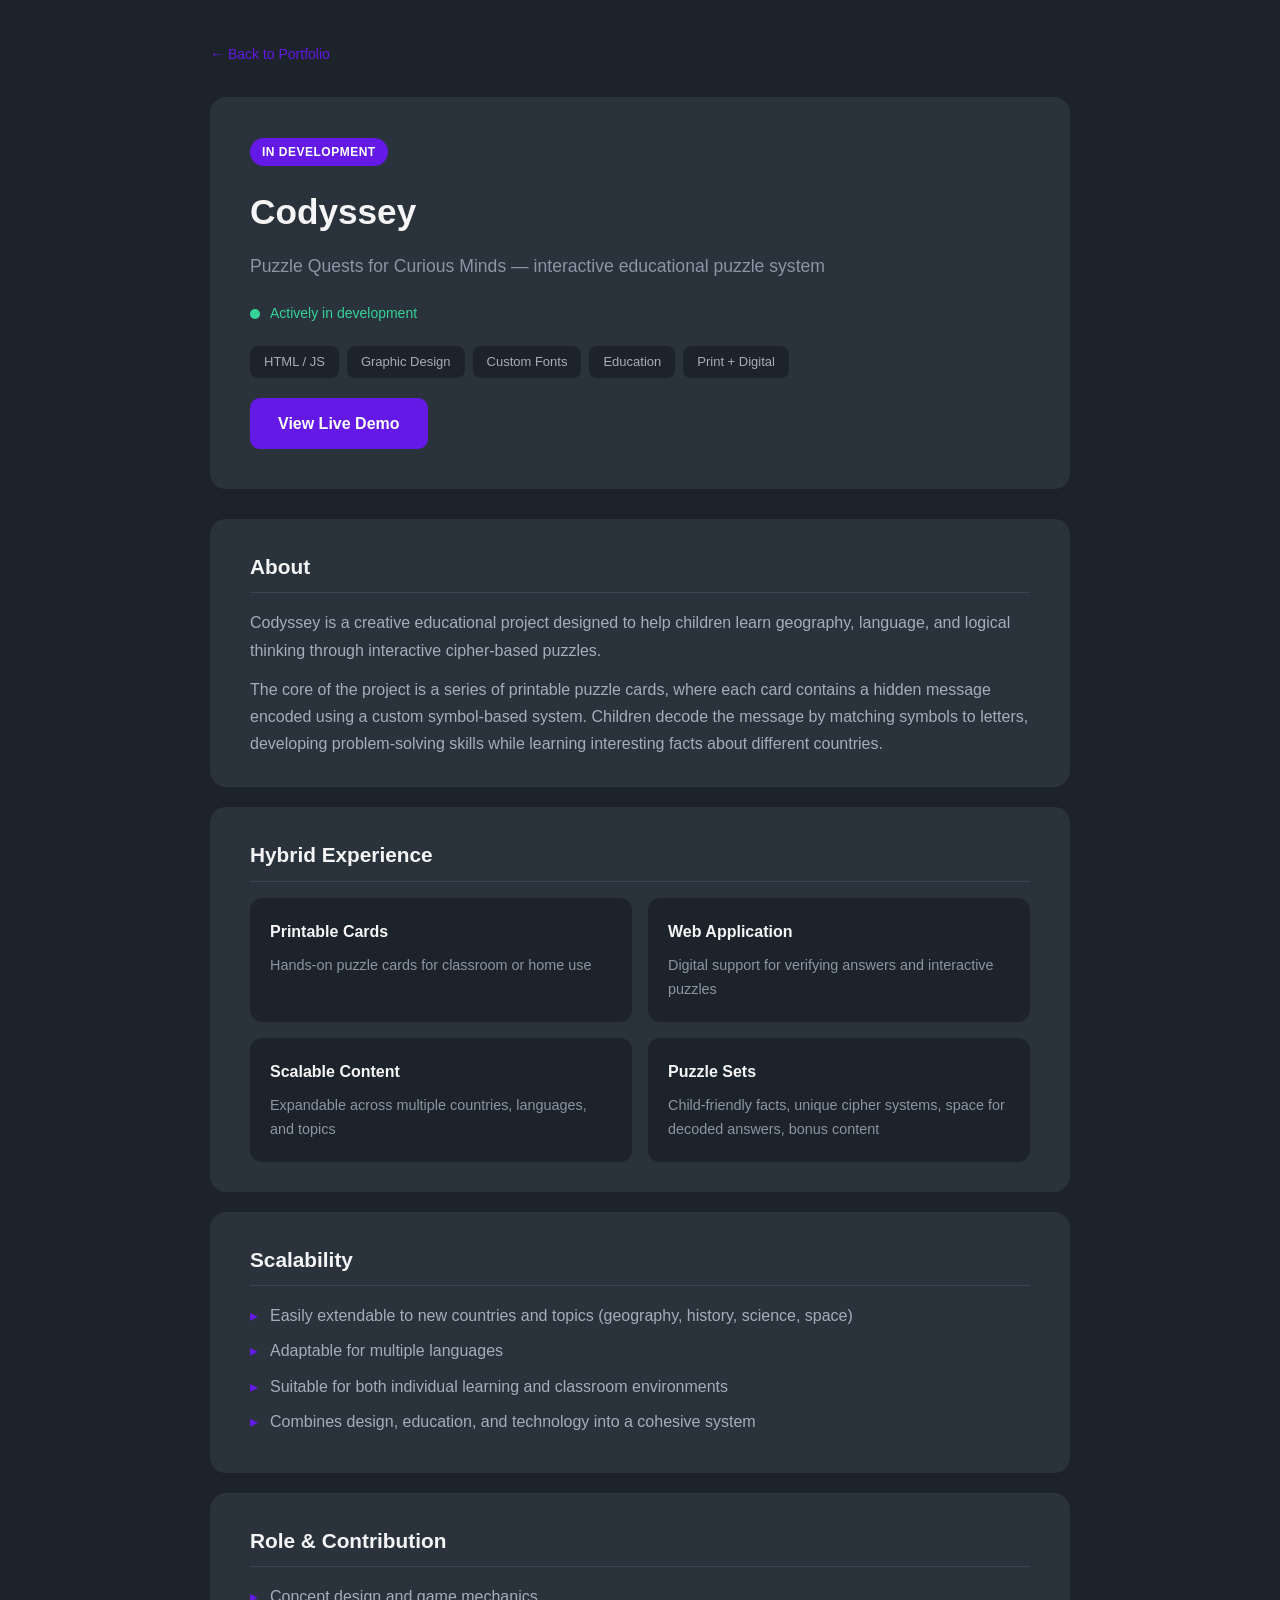
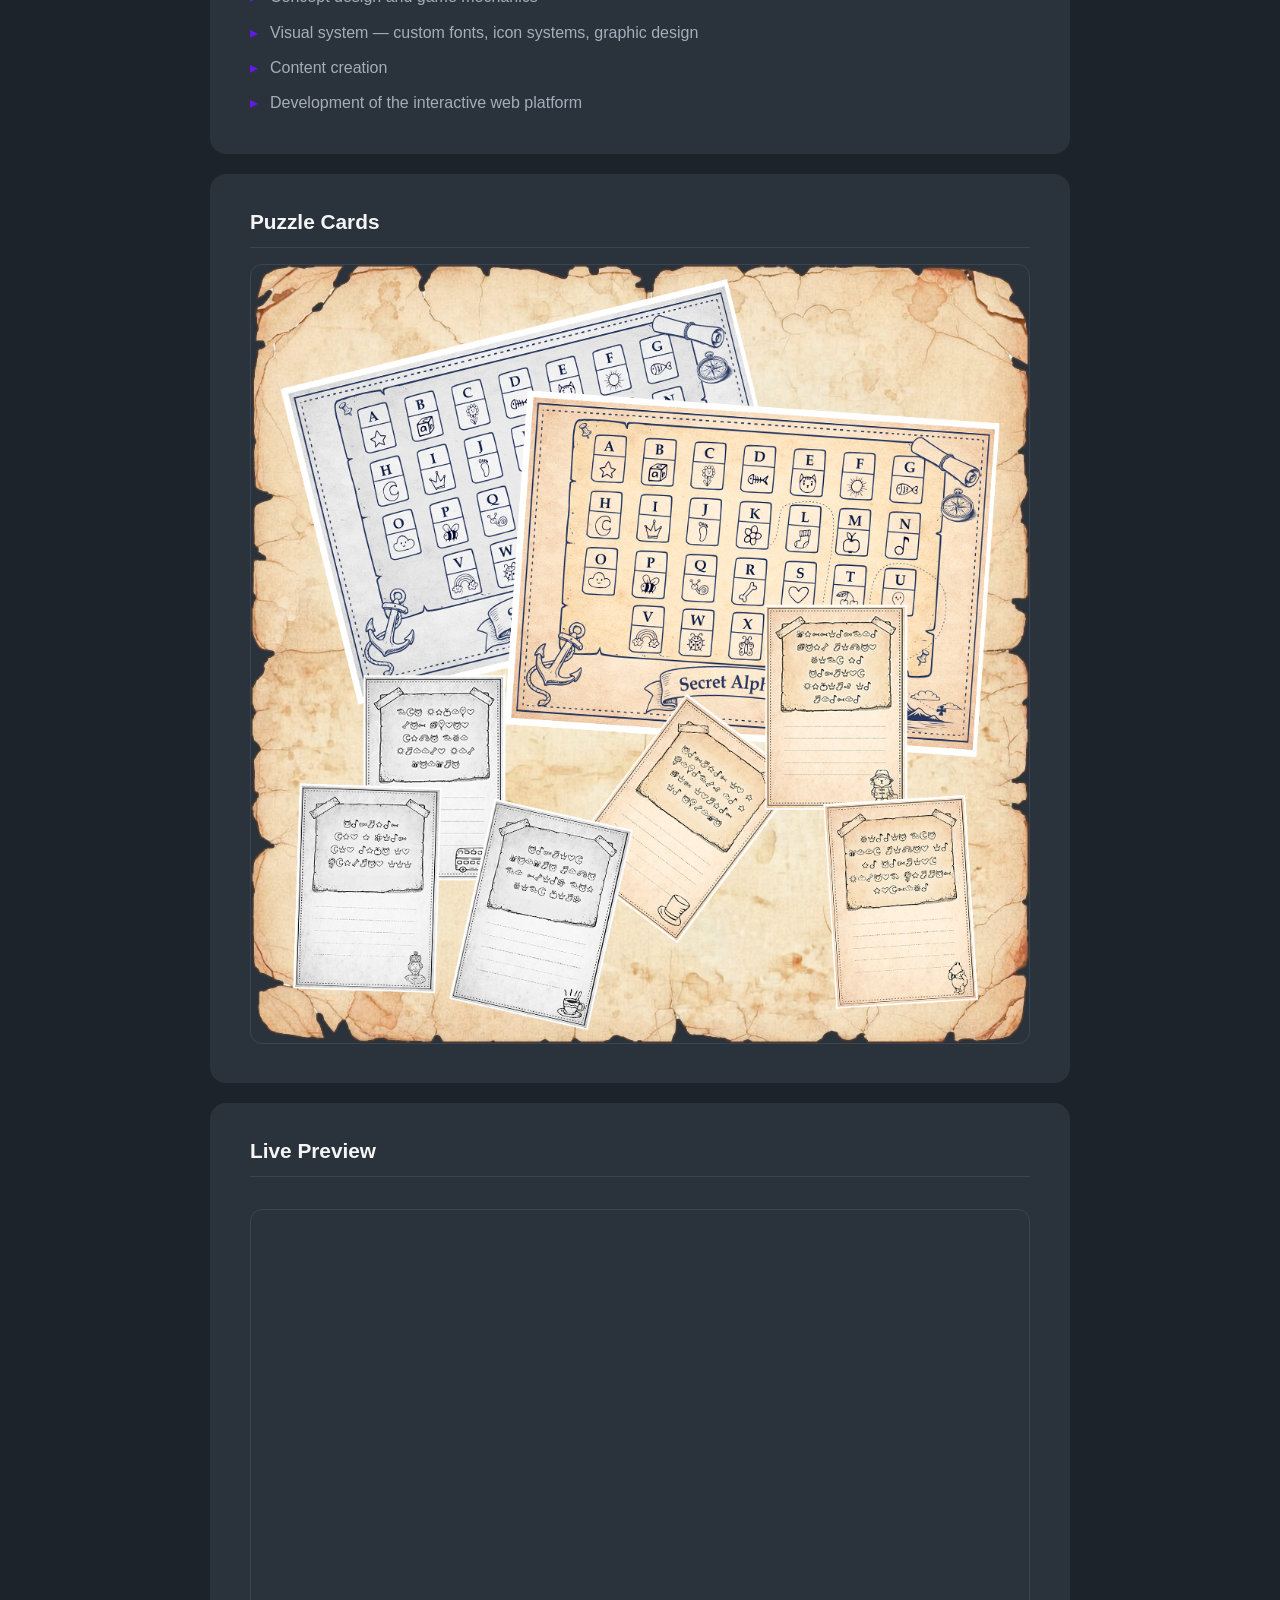
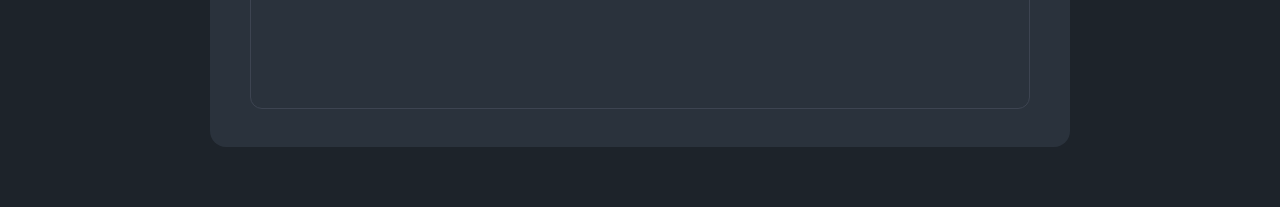
<file: projects/codyssey/index.html>
<!DOCTYPE html>
<html lang="en" data-theme="dark">
<head>
  <meta charset="UTF-8">
  <meta name="viewport" content="width=device-width, initial-scale=1.0">
  <title>Codyssey — Lasha Kandelaki</title>
  <style>
    * { margin: 0; padding: 0; box-sizing: border-box; }

    body {
      font-family: -apple-system, BlinkMacSystemFont, 'Segoe UI', Roboto, sans-serif;
      background: #1d232a;
      color: #a6adba;
      line-height: 1.7;
    }

    .container {
      max-width: 900px;
      margin: 0 auto;
      padding: 40px 20px;
    }

    .back-link {
      display: inline-block;
      color: #6419e6;
      text-decoration: none;
      margin-bottom: 30px;
      font-size: 14px;
      transition: color 0.2s;
    }
    .back-link:hover { color: #7c3aed; }

    .hero {
      background: #2a323c;
      border-radius: 16px;
      padding: 40px;
      margin-bottom: 30px;
    }

    .badge {
      display: inline-block;
      background: #6419e6;
      color: #fff;
      font-size: 12px;
      font-weight: 600;
      padding: 4px 12px;
      border-radius: 20px;
      margin-bottom: 16px;
      text-transform: uppercase;
      letter-spacing: 0.5px;
    }

    h1 {
      color: #f5f5f5;
      font-size: 2.2em;
      margin-bottom: 10px;
    }

    .subtitle {
      font-size: 1.1em;
      color: #8b95a5;
      margin-bottom: 20px;
    }

    .tags {
      display: flex;
      flex-wrap: wrap;
      gap: 8px;
      margin-top: 20px;
    }

    .tag {
      background: #1d232a;
      color: #a6adba;
      padding: 5px 14px;
      border-radius: 8px;
      font-size: 13px;
    }

    .section {
      background: #2a323c;
      border-radius: 16px;
      padding: 30px 40px;
      margin-bottom: 20px;
    }

    h2 {
      color: #f5f5f5;
      font-size: 1.3em;
      margin-bottom: 16px;
      padding-bottom: 8px;
      border-bottom: 1px solid #3d4451;
    }

    ul {
      list-style: none;
      padding: 0;
    }

    ul li {
      position: relative;
      padding-left: 20px;
      margin-bottom: 8px;
    }

    ul li::before {
      content: '▸';
      position: absolute;
      left: 0;
      color: #6419e6;
    }

    .features-grid {
      display: grid;
      grid-template-columns: 1fr 1fr;
      gap: 16px;
    }

    .feature-card {
      background: #1d232a;
      border-radius: 12px;
      padding: 20px;
    }

    .feature-card h3 {
      color: #f5f5f5;
      font-size: 1em;
      margin-bottom: 8px;
    }

    .feature-card p {
      font-size: 0.9em;
      color: #8b95a5;
    }

    .status-bar {
      display: flex;
      align-items: center;
      gap: 10px;
      margin-top: 16px;
    }

    .status-dot {
      width: 10px;
      height: 10px;
      background: #36d399;
      border-radius: 50%;
      animation: pulse 2s infinite;
    }

    @keyframes pulse {
      0%, 100% { opacity: 1; }
      50% { opacity: 0.5; }
    }

    .status-text {
      color: #36d399;
      font-size: 14px;
      font-weight: 500;
    }

    .live-link {
      display: inline-block;
      background: #6419e6;
      color: #fff;
      text-decoration: none;
      padding: 12px 28px;
      border-radius: 10px;
      font-weight: 600;
      margin-top: 20px;
      transition: background 0.2s;
    }
    .live-link:hover { background: #7c3aed; }

    .preview-frame {
      width: 100%;
      height: 500px;
      border: 1px solid #3d4451;
      border-radius: 12px;
      margin-top: 16px;
    }

    @media (max-width: 640px) {
      .hero { padding: 24px; }
      .section { padding: 20px 24px; }
      h1 { font-size: 1.6em; }
      .features-grid { grid-template-columns: 1fr; }
      .preview-frame { height: 350px; }
    }
  </style>
</head>
<body>
  <div class="container">
    <a href="/portfolio/" class="back-link">&larr; Back to Portfolio</a>

    <div class="hero">
      <span class="badge">In Development</span>
      <h1>Codyssey</h1>
      <p class="subtitle">Puzzle Quests for Curious Minds — interactive educational puzzle system</p>
      <div class="status-bar">
        <span class="status-dot"></span>
        <span class="status-text">Actively in development</span>
      </div>
      <div class="tags">
        <span class="tag">HTML / JS</span>
        <span class="tag">Graphic Design</span>
        <span class="tag">Custom Fonts</span>
        <span class="tag">Education</span>
        <span class="tag">Print + Digital</span>
      </div>
      <a href="https://kandelucky.github.io/Codyssey_test/" target="_blank" class="live-link">View Live Demo</a>
    </div>

    <div class="section">
      <h2>About</h2>
      <p>
        Codyssey is a creative educational project designed to help children learn geography, language,
        and logical thinking through interactive cipher-based puzzles.
      </p>
      <p style="margin-top: 12px;">
        The core of the project is a series of printable puzzle cards, where each card contains a hidden
        message encoded using a custom symbol-based system. Children decode the message by matching symbols
        to letters, developing problem-solving skills while learning interesting facts about different countries.
      </p>
    </div>

    <div class="section">
      <h2>Hybrid Experience</h2>
      <div class="features-grid">
        <div class="feature-card">
          <h3>Printable Cards</h3>
          <p>Hands-on puzzle cards for classroom or home use</p>
        </div>
        <div class="feature-card">
          <h3>Web Application</h3>
          <p>Digital support for verifying answers and interactive puzzles</p>
        </div>
        <div class="feature-card">
          <h3>Scalable Content</h3>
          <p>Expandable across multiple countries, languages, and topics</p>
        </div>
        <div class="feature-card">
          <h3>Puzzle Sets</h3>
          <p>Child-friendly facts, unique cipher systems, space for decoded answers, bonus content</p>
        </div>
      </div>
    </div>

    <div class="section">
      <h2>Scalability</h2>
      <ul>
        <li>Easily extendable to new countries and topics (geography, history, science, space)</li>
        <li>Adaptable for multiple languages</li>
        <li>Suitable for both individual learning and classroom environments</li>
        <li>Combines design, education, and technology into a cohesive system</li>
      </ul>
    </div>

    <div class="section">
      <h2>Role & Contribution</h2>
      <ul>
        <li>Concept design and game mechanics</li>
        <li>Visual system — custom fonts, icon systems, graphic design</li>
        <li>Content creation</li>
        <li>Development of the interactive web platform</li>
      </ul>
    </div>

    <div class="section">
      <h2>Puzzle Cards</h2>
      <img src="cards.png" alt="Codyssey printable puzzle cards" style="width: 100%; border-radius: 12px; border: 1px solid #3d4451;">
    </div>

    <div class="section">
      <h2>Live Preview</h2>
      <iframe src="https://kandelucky.github.io/Codyssey_test/" class="preview-frame" title="Codyssey Preview"></iframe>
    </div>

  </div>
</body>
</html>
</file>
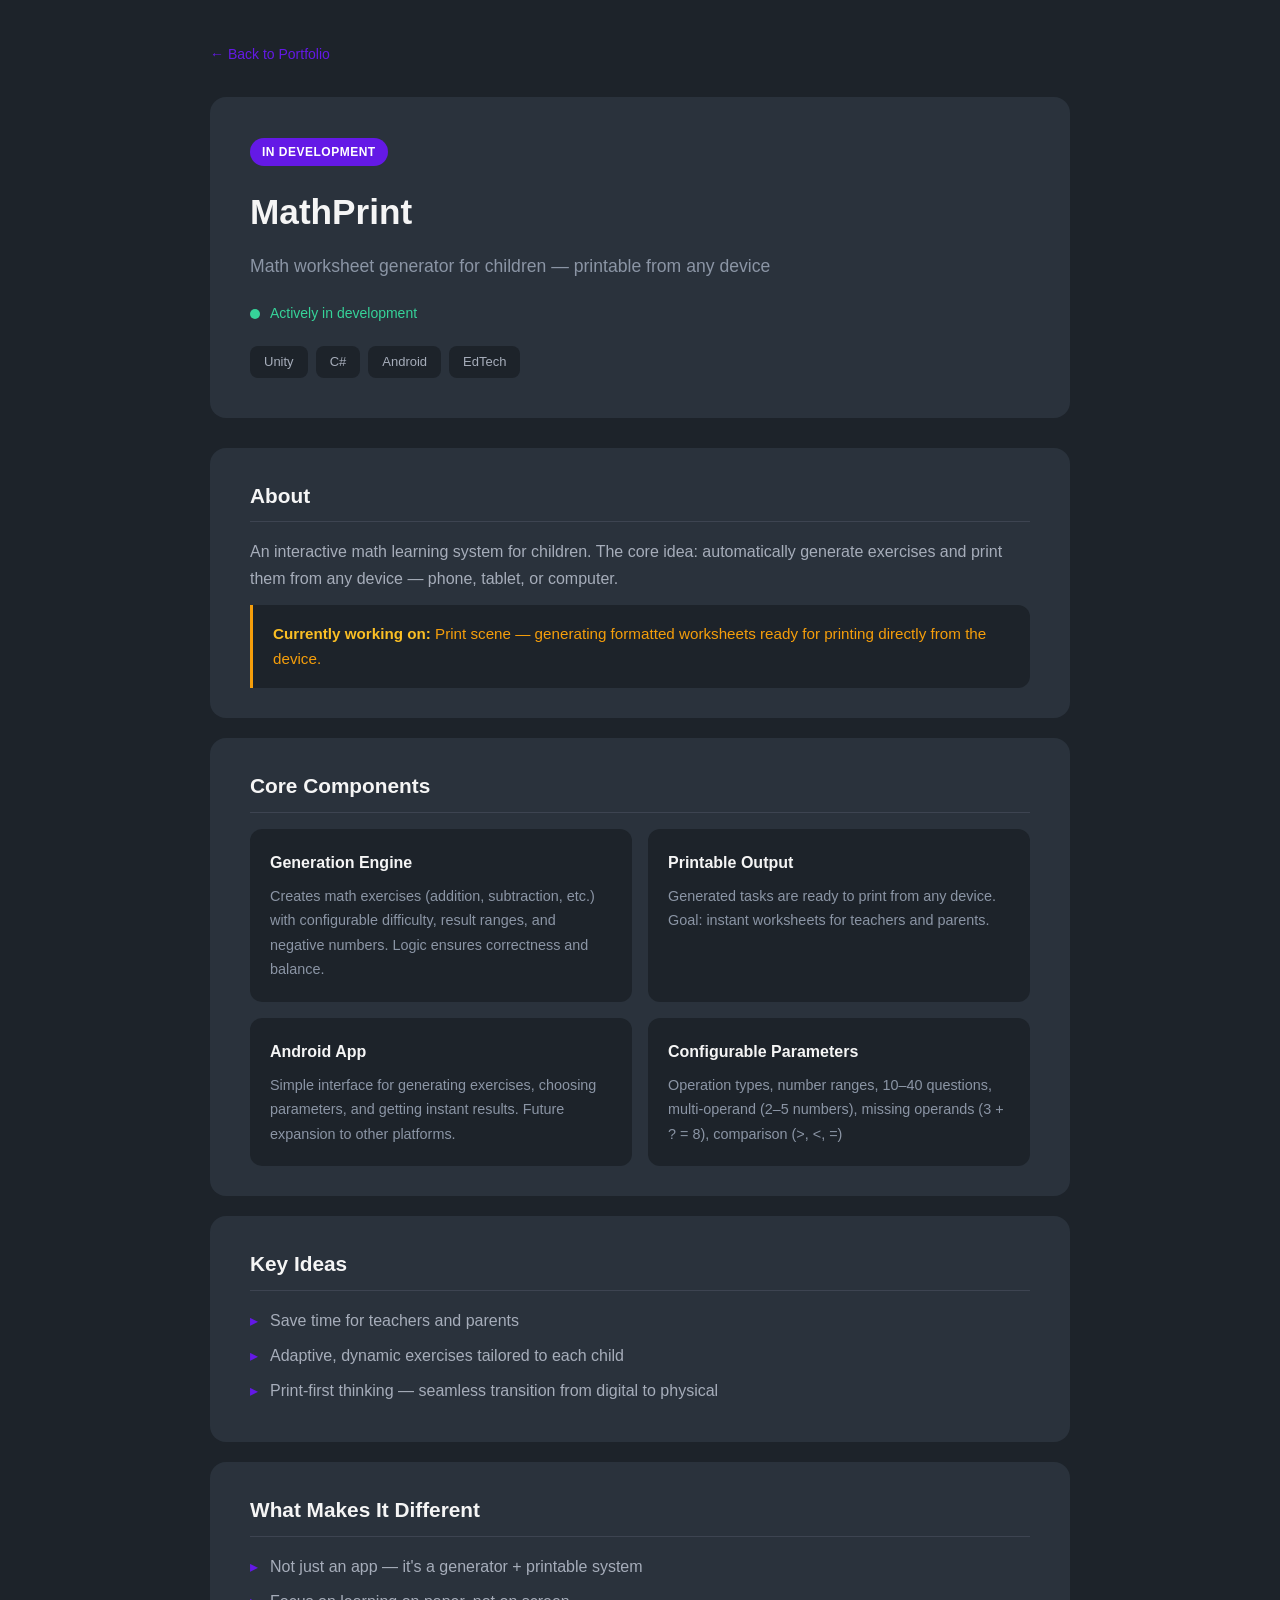
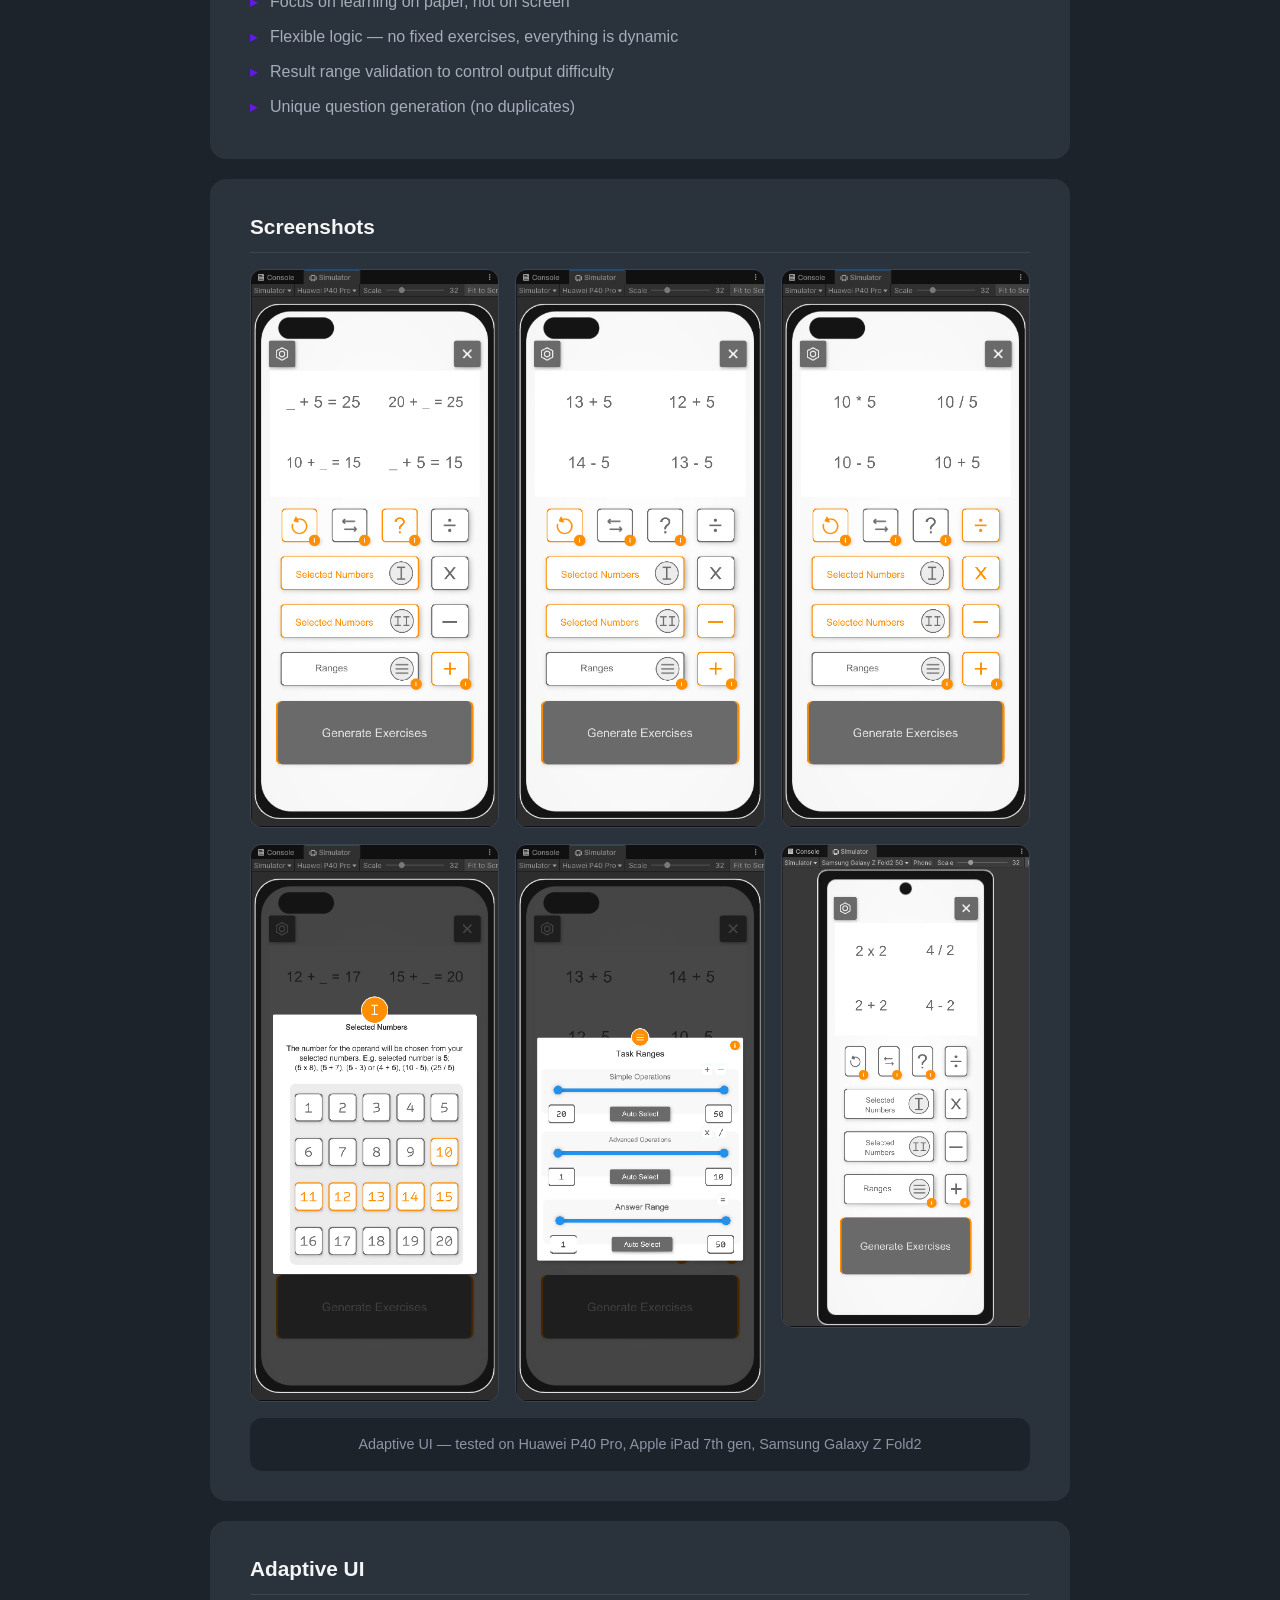
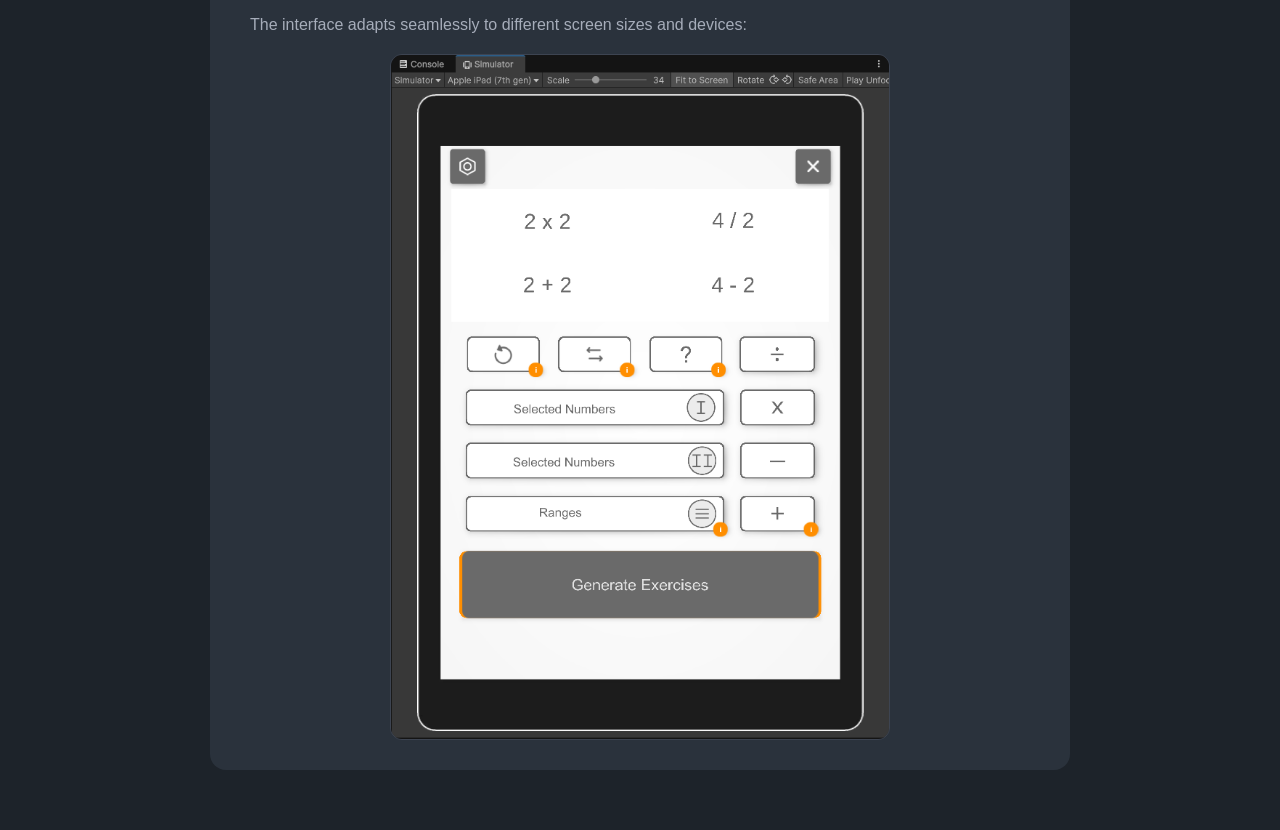
<file: projects/mathprint/index.html>
<!DOCTYPE html>
<html lang="en" data-theme="dark">
<head>
  <meta charset="UTF-8">
  <meta name="viewport" content="width=device-width, initial-scale=1.0">
  <title>MathPrint — Lasha Kandelaki</title>
  <style>
    * { margin: 0; padding: 0; box-sizing: border-box; }

    body {
      font-family: -apple-system, BlinkMacSystemFont, 'Segoe UI', Roboto, sans-serif;
      background: #1d232a;
      color: #a6adba;
      line-height: 1.7;
    }

    .container {
      max-width: 900px;
      margin: 0 auto;
      padding: 40px 20px;
    }

    .back-link {
      display: inline-block;
      color: #6419e6;
      text-decoration: none;
      margin-bottom: 30px;
      font-size: 14px;
      transition: color 0.2s;
    }
    .back-link:hover { color: #7c3aed; }

    .hero {
      background: #2a323c;
      border-radius: 16px;
      padding: 40px;
      margin-bottom: 30px;
    }

    .badge {
      display: inline-block;
      background: #6419e6;
      color: #fff;
      font-size: 12px;
      font-weight: 600;
      padding: 4px 12px;
      border-radius: 20px;
      margin-bottom: 16px;
      text-transform: uppercase;
      letter-spacing: 0.5px;
    }

    h1 {
      color: #f5f5f5;
      font-size: 2.2em;
      margin-bottom: 10px;
    }

    .subtitle {
      font-size: 1.1em;
      color: #8b95a5;
      margin-bottom: 20px;
    }

    .tags {
      display: flex;
      flex-wrap: wrap;
      gap: 8px;
      margin-top: 20px;
    }

    .tag {
      background: #1d232a;
      color: #a6adba;
      padding: 5px 14px;
      border-radius: 8px;
      font-size: 13px;
    }

    .section {
      background: #2a323c;
      border-radius: 16px;
      padding: 30px 40px;
      margin-bottom: 20px;
    }

    h2 {
      color: #f5f5f5;
      font-size: 1.3em;
      margin-bottom: 16px;
      padding-bottom: 8px;
      border-bottom: 1px solid #3d4451;
    }

    ul {
      list-style: none;
      padding: 0;
    }

    ul li {
      position: relative;
      padding-left: 20px;
      margin-bottom: 8px;
    }

    ul li::before {
      content: '▸';
      position: absolute;
      left: 0;
      color: #6419e6;
    }

    .features-grid {
      display: grid;
      grid-template-columns: 1fr 1fr;
      gap: 16px;
    }

    .feature-card {
      background: #1d232a;
      border-radius: 12px;
      padding: 20px;
    }

    .feature-card h3 {
      color: #f5f5f5;
      font-size: 1em;
      margin-bottom: 8px;
    }

    .feature-card p {
      font-size: 0.9em;
      color: #8b95a5;
    }

    .screenshots {
      display: grid;
      grid-template-columns: repeat(auto-fit, minmax(200px, 1fr));
      gap: 16px;
      margin-top: 16px;
    }

    .screenshots img {
      width: 100%;
      border-radius: 12px;
      border: 1px solid #3d4451;
    }

    .screenshots img {
      width: 100%;
      border-radius: 12px;
      border: 1px solid #3d4451;
    }

    .current-work {
      background: #1d232a;
      border-left: 3px solid #f59e0b;
      border-radius: 0 12px 12px 0;
      padding: 16px 20px;
      margin-top: 12px;
      color: #f59e0b;
      font-size: 0.95em;
    }

    .current-work strong {
      color: #fbbf24;
    }

    .devices-note {
      background: #1d232a;
      border-radius: 12px;
      padding: 14px 20px;
      margin-top: 16px;
      font-size: 0.9em;
      color: #8b95a5;
      text-align: center;
    }

    .status-bar {
      display: flex;
      align-items: center;
      gap: 10px;
      margin-top: 16px;
    }

    .status-dot {
      width: 10px;
      height: 10px;
      background: #36d399;
      border-radius: 50%;
      animation: pulse 2s infinite;
    }

    @keyframes pulse {
      0%, 100% { opacity: 1; }
      50% { opacity: 0.5; }
    }

    .status-text {
      color: #36d399;
      font-size: 14px;
      font-weight: 500;
    }

    @media (max-width: 640px) {
      .hero { padding: 24px; }
      .section { padding: 20px 24px; }
      h1 { font-size: 1.6em; }
      .features-grid { grid-template-columns: 1fr; }
    }
  </style>
</head>
<body>
  <div class="container">
    <a href="/portfolio/" class="back-link">← Back to Portfolio</a>

    <div class="hero">
      <span class="badge">In Development</span>
      <h1>MathPrint</h1>
      <p class="subtitle">Math worksheet generator for children — printable from any device</p>
      <div class="status-bar">
        <span class="status-dot"></span>
        <span class="status-text">Actively in development</span>
      </div>
      <div class="tags">
        <span class="tag">Unity</span>
        <span class="tag">C#</span>
        <span class="tag">Android</span>
        <span class="tag">EdTech</span>
      </div>
    </div>

    <div class="section">
      <h2>About</h2>
      <p>
        An interactive math learning system for children. The core idea: automatically generate exercises
        and print them from any device — phone, tablet, or computer.
      </p>
      <div class="current-work">
        <strong>Currently working on:</strong> Print scene — generating formatted worksheets ready for printing directly from the device.
      </div>
    </div>

    <div class="section">
      <h2>Core Components</h2>
      <div class="features-grid">
        <div class="feature-card">
          <h3>Generation Engine</h3>
          <p>Creates math exercises (addition, subtraction, etc.) with configurable difficulty, result ranges, and negative numbers. Logic ensures correctness and balance.</p>
        </div>
        <div class="feature-card">
          <h3>Printable Output</h3>
          <p>Generated tasks are ready to print from any device. Goal: instant worksheets for teachers and parents.</p>
        </div>
        <div class="feature-card">
          <h3>Android App</h3>
          <p>Simple interface for generating exercises, choosing parameters, and getting instant results. Future expansion to other platforms.</p>
        </div>
        <div class="feature-card">
          <h3>Configurable Parameters</h3>
          <p>Operation types, number ranges, 10–40 questions, multi-operand (2–5 numbers), missing operands (3 + ? = 8), comparison (>, <, =)</p>
        </div>
      </div>
    </div>

    <div class="section">
      <h2>Key Ideas</h2>
      <ul>
        <li>Save time for teachers and parents</li>
        <li>Adaptive, dynamic exercises tailored to each child</li>
        <li>Print-first thinking — seamless transition from digital to physical</li>
      </ul>
    </div>

    <div class="section">
      <h2>What Makes It Different</h2>
      <ul>
        <li>Not just an app — it's a generator + printable system</li>
        <li>Focus on learning on paper, not on screen</li>
        <li>Flexible logic — no fixed exercises, everything is dynamic</li>
        <li>Result range validation to control output difficulty</li>
        <li>Unique question generation (no duplicates)</li>
      </ul>
    </div>

    <div class="section">
      <h2>Screenshots</h2>
      <div class="screenshots">
        <img src="screen1.png" alt="Missing operands - Huawei P40 Pro">
        <img src="screen3.png" alt="Addition & subtraction exercises">
        <img src="screen5.png" alt="All four operations">
      </div>
      <div class="screenshots" style="margin-top: 16px;">
        <img src="screen2.png" alt="Number selector popup">
        <img src="screen4.png" alt="Task ranges configuration">
        <img src="screen7.png" alt="Samsung Galaxy Z Fold2">
      </div>
      <div class="devices-note">
        Adaptive UI — tested on Huawei P40 Pro, Apple iPad 7th gen, Samsung Galaxy Z Fold2
      </div>
    </div>

    <div class="section">
      <h2>Adaptive UI</h2>
      <p style="margin-bottom: 16px;">The interface adapts seamlessly to different screen sizes and devices:</p>
      <div class="screenshots">
        <img src="screen6.png" alt="Tablet view" style="max-width: 500px; margin: 0 auto; display: block;">
      </div>
    </div>

  </div>
</body>
</html>
</file>
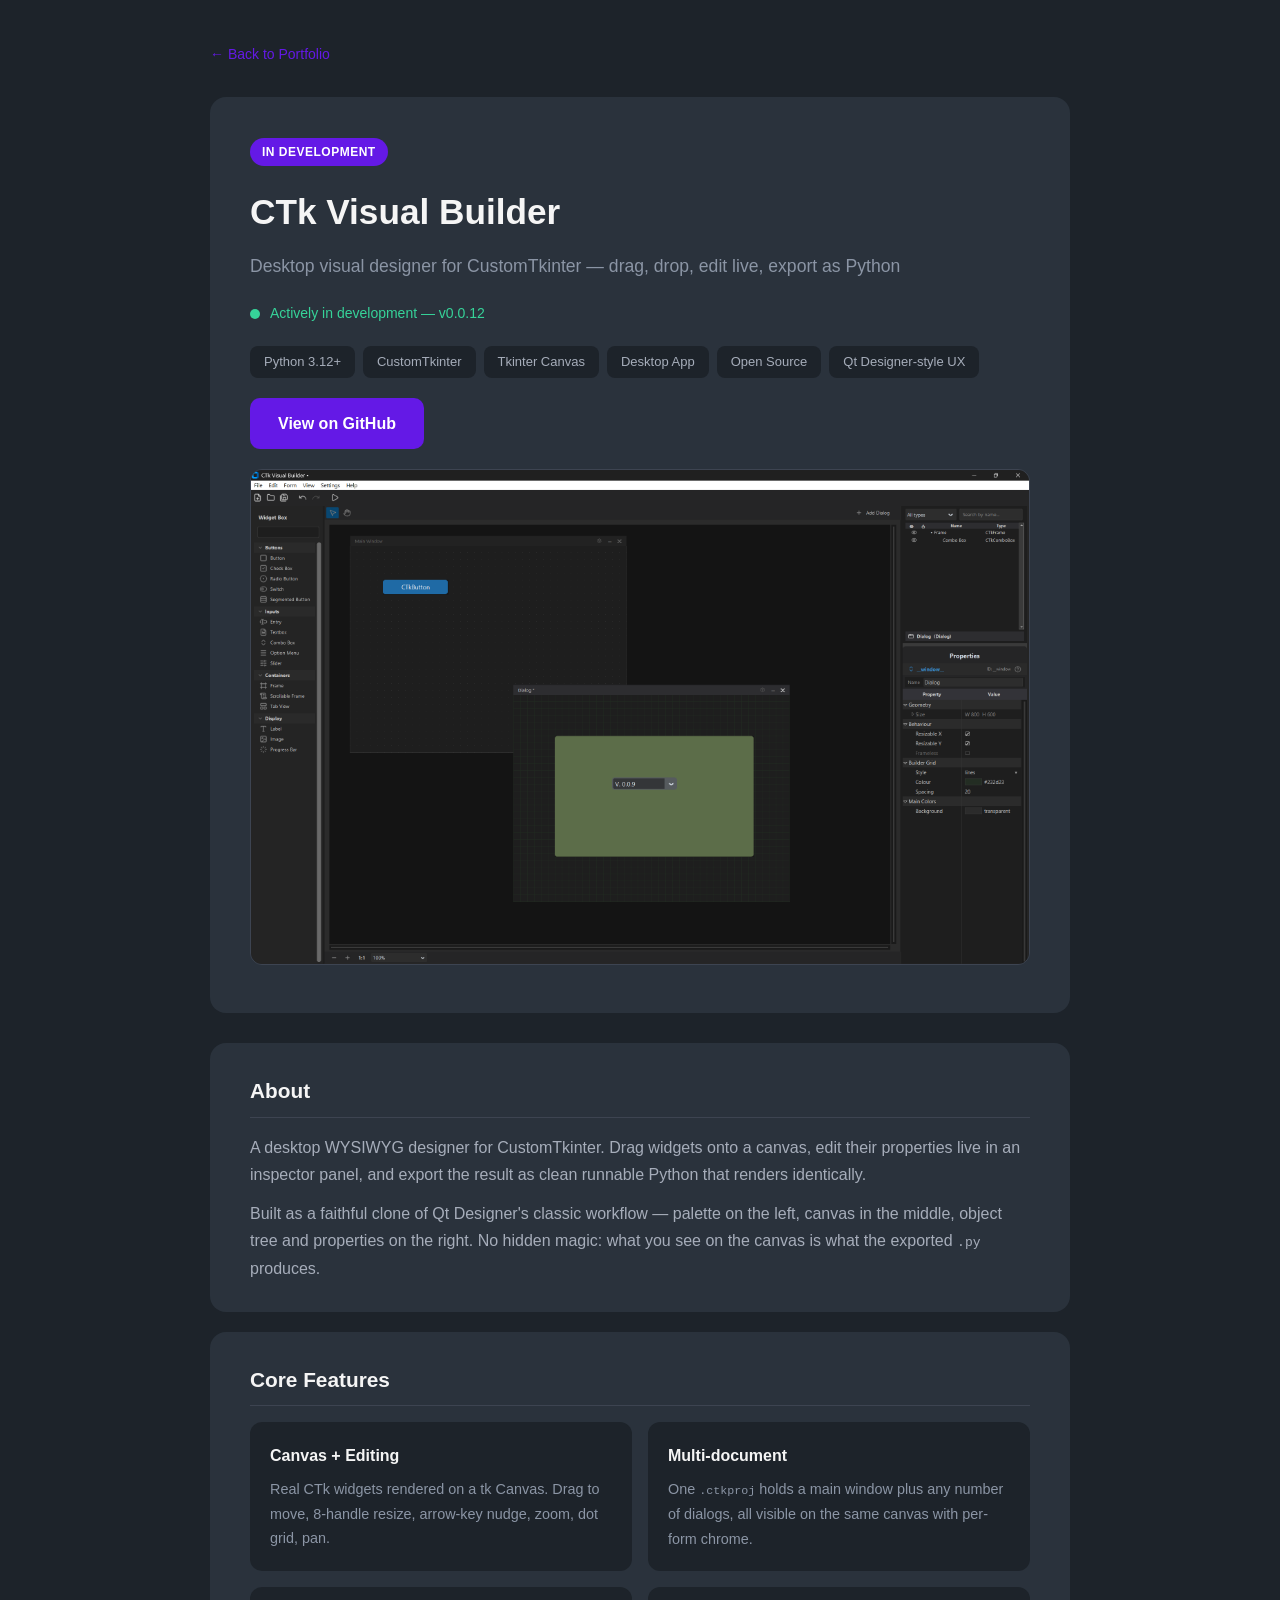
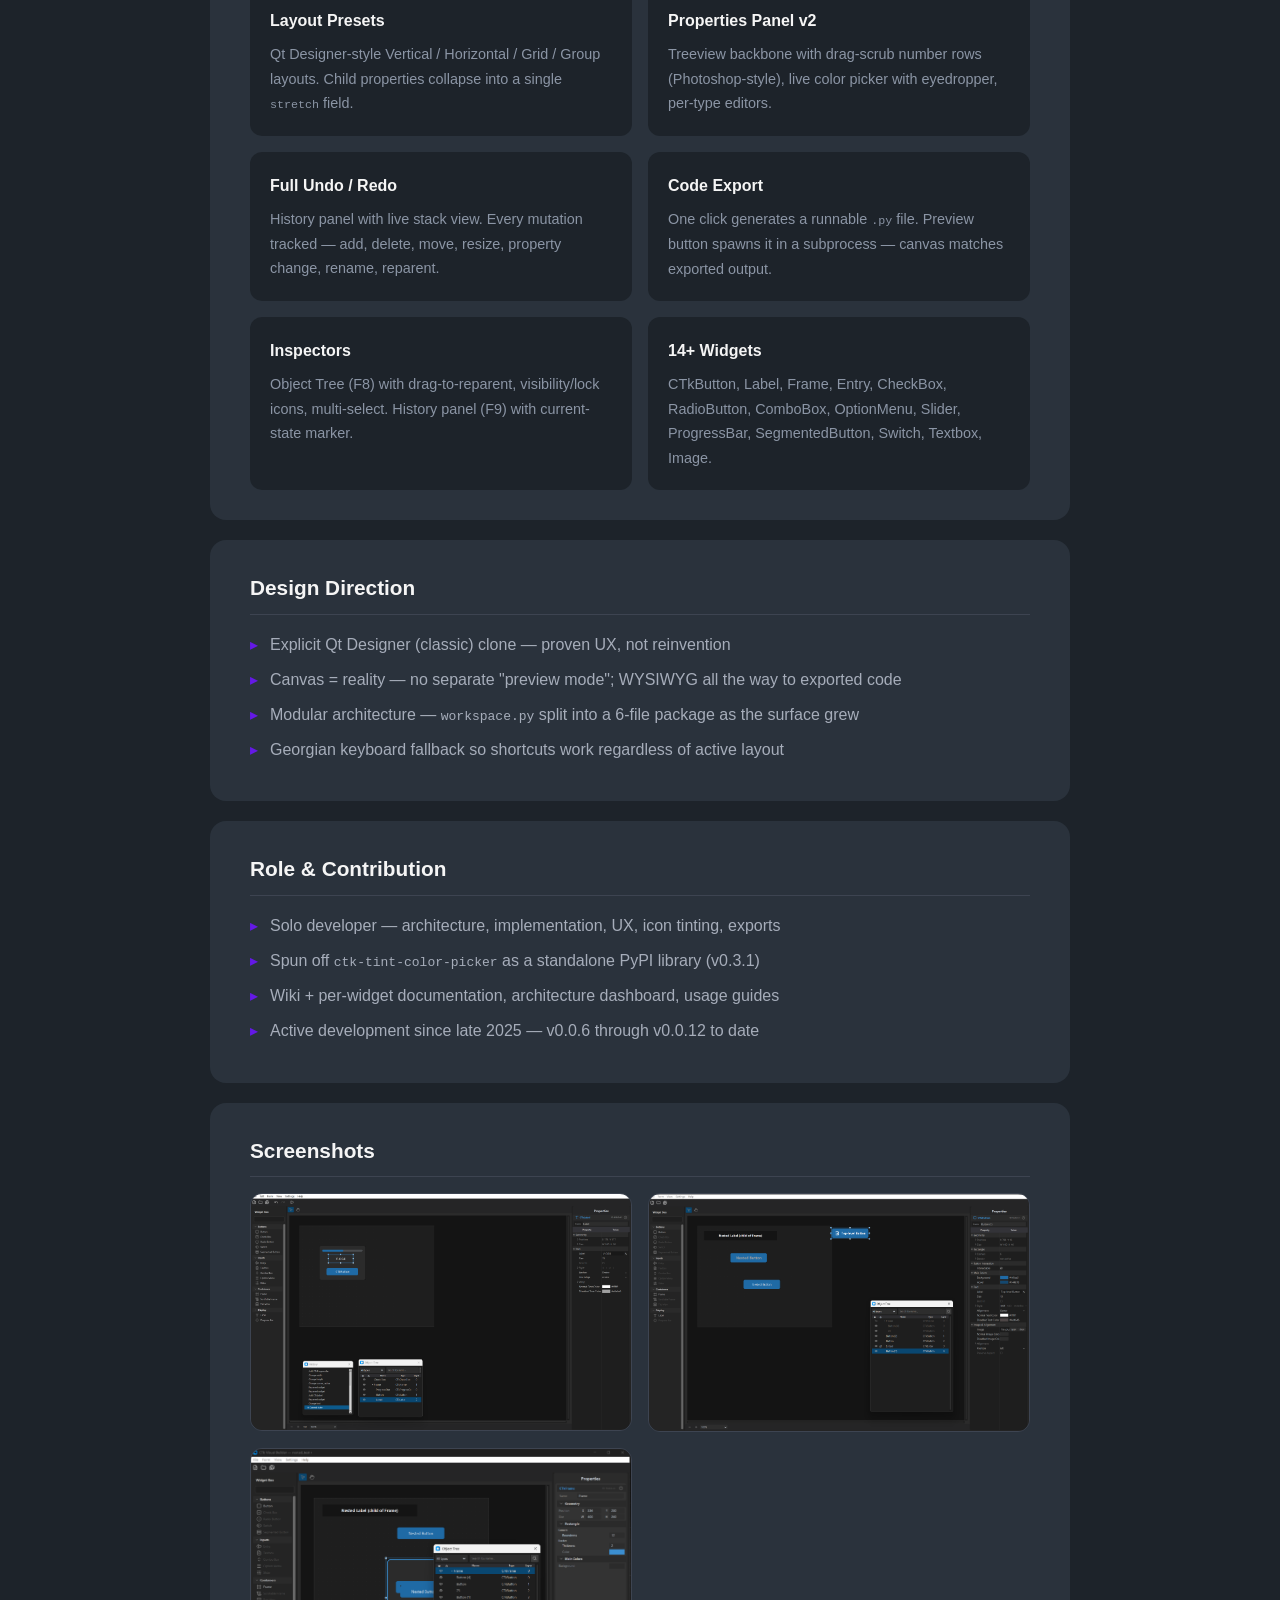
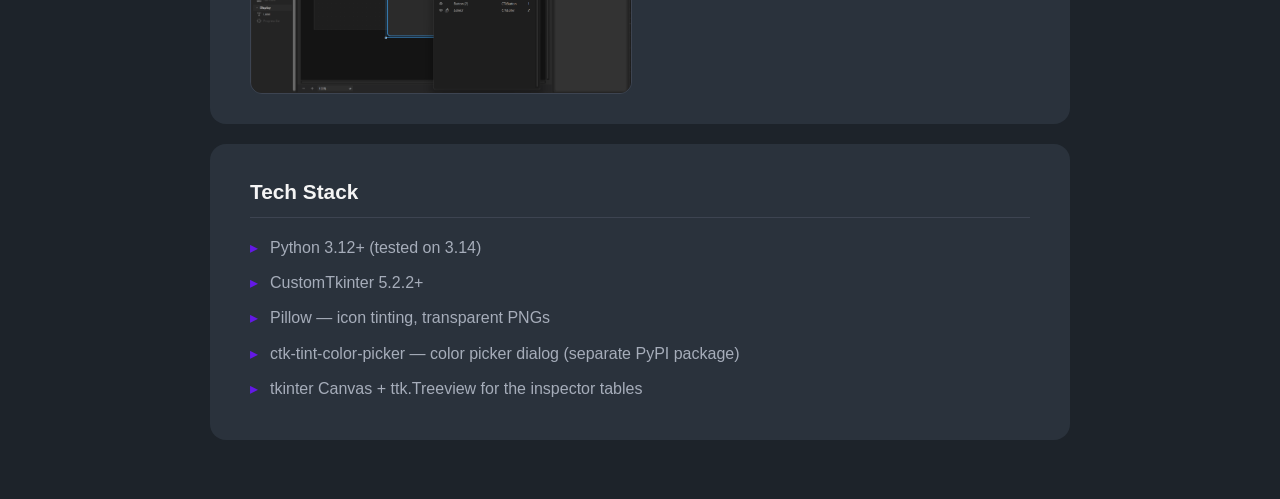
<file: public/projects/ctk_visual_builder/index.html>
<!DOCTYPE html>
<html lang="en" data-theme="dark">
<head>
  <meta charset="UTF-8">
  <meta name="viewport" content="width=device-width, initial-scale=1.0">
  <title>CTk Visual Builder — Lasha Kandelaki</title>
  <style>
    * { margin: 0; padding: 0; box-sizing: border-box; }

    body {
      font-family: -apple-system, BlinkMacSystemFont, 'Segoe UI', Roboto, sans-serif;
      background: #1d232a;
      color: #a6adba;
      line-height: 1.7;
    }

    .container {
      max-width: 900px;
      margin: 0 auto;
      padding: 40px 20px;
    }

    .back-link {
      display: inline-block;
      color: #6419e6;
      text-decoration: none;
      margin-bottom: 30px;
      font-size: 14px;
      transition: color 0.2s;
    }
    .back-link:hover { color: #7c3aed; }

    .hero {
      background: #2a323c;
      border-radius: 16px;
      padding: 40px;
      margin-bottom: 30px;
    }

    .badge {
      display: inline-block;
      background: #6419e6;
      color: #fff;
      font-size: 12px;
      font-weight: 600;
      padding: 4px 12px;
      border-radius: 20px;
      margin-bottom: 16px;
      text-transform: uppercase;
      letter-spacing: 0.5px;
    }

    h1 {
      color: #f5f5f5;
      font-size: 2.2em;
      margin-bottom: 10px;
    }

    .subtitle {
      font-size: 1.1em;
      color: #8b95a5;
      margin-bottom: 20px;
    }

    .tags {
      display: flex;
      flex-wrap: wrap;
      gap: 8px;
      margin-top: 20px;
    }

    .tag {
      background: #1d232a;
      color: #a6adba;
      padding: 5px 14px;
      border-radius: 8px;
      font-size: 13px;
    }

    .section {
      background: #2a323c;
      border-radius: 16px;
      padding: 30px 40px;
      margin-bottom: 20px;
    }

    h2 {
      color: #f5f5f5;
      font-size: 1.3em;
      margin-bottom: 16px;
      padding-bottom: 8px;
      border-bottom: 1px solid #3d4451;
    }

    ul {
      list-style: none;
      padding: 0;
    }

    ul li {
      position: relative;
      padding-left: 20px;
      margin-bottom: 8px;
    }

    ul li::before {
      content: '▸';
      position: absolute;
      left: 0;
      color: #6419e6;
    }

    .features-grid {
      display: grid;
      grid-template-columns: 1fr 1fr;
      gap: 16px;
    }

    .feature-card {
      background: #1d232a;
      border-radius: 12px;
      padding: 20px;
    }

    .feature-card h3 {
      color: #f5f5f5;
      font-size: 1em;
      margin-bottom: 8px;
    }

    .feature-card p {
      font-size: 0.9em;
      color: #8b95a5;
    }

    .status-bar {
      display: flex;
      align-items: center;
      gap: 10px;
      margin-top: 16px;
    }

    .status-dot {
      width: 10px;
      height: 10px;
      background: #36d399;
      border-radius: 50%;
      animation: pulse 2s infinite;
    }

    @keyframes pulse {
      0%, 100% { opacity: 1; }
      50% { opacity: 0.5; }
    }

    .status-text {
      color: #36d399;
      font-size: 14px;
      font-weight: 500;
    }

    .live-link {
      display: inline-block;
      background: #6419e6;
      color: #fff;
      text-decoration: none;
      padding: 12px 28px;
      border-radius: 10px;
      font-weight: 600;
      margin-top: 20px;
      transition: background 0.2s;
    }
    .live-link:hover { background: #7c3aed; }

    .hero-image {
      width: 100%;
      border-radius: 12px;
      border: 1px solid #3d4451;
      margin-top: 20px;
    }

    .screenshots {
      display: grid;
      grid-template-columns: repeat(auto-fit, minmax(260px, 1fr));
      gap: 16px;
      margin-top: 16px;
    }

    .screenshots img {
      width: 100%;
      border-radius: 12px;
      border: 1px solid #3d4451;
    }

    @media (max-width: 640px) {
      .hero { padding: 24px; }
      .section { padding: 20px 24px; }
      h1 { font-size: 1.6em; }
      .features-grid { grid-template-columns: 1fr; }
    }
  </style>
</head>
<body>
  <div class="container">
    <a href="/portfolio/" class="back-link">&larr; Back to Portfolio</a>

    <div class="hero">
      <span class="badge">In Development</span>
      <h1>CTk Visual Builder</h1>
      <p class="subtitle">Desktop visual designer for CustomTkinter — drag, drop, edit live, export as Python</p>
      <div class="status-bar">
        <span class="status-dot"></span>
        <span class="status-text">Actively in development — v0.0.12</span>
      </div>
      <div class="tags">
        <span class="tag">Python 3.12+</span>
        <span class="tag">CustomTkinter</span>
        <span class="tag">Tkinter Canvas</span>
        <span class="tag">Desktop App</span>
        <span class="tag">Open Source</span>
        <span class="tag">Qt Designer-style UX</span>
      </div>
      <a href="https://github.com/kandelucky/ctk_visual_builder" target="_blank" class="live-link">View on GitHub</a>
      <img src="hero.png" alt="CTk Visual Builder — main workspace" class="hero-image">
    </div>

    <div class="section">
      <h2>About</h2>
      <p>
        A desktop WYSIWYG designer for CustomTkinter. Drag widgets onto a canvas, edit their properties
        live in an inspector panel, and export the result as clean runnable Python that renders identically.
      </p>
      <p style="margin-top: 12px;">
        Built as a faithful clone of Qt Designer's classic workflow — palette on the left, canvas in the middle,
        object tree and properties on the right. No hidden magic: what you see on the canvas is what the exported
        <code>.py</code> produces.
      </p>
    </div>

    <div class="section">
      <h2>Core Features</h2>
      <div class="features-grid">
        <div class="feature-card">
          <h3>Canvas + Editing</h3>
          <p>Real CTk widgets rendered on a tk Canvas. Drag to move, 8-handle resize, arrow-key nudge, zoom, dot grid, pan.</p>
        </div>
        <div class="feature-card">
          <h3>Multi-document</h3>
          <p>One <code>.ctkproj</code> holds a main window plus any number of dialogs, all visible on the same canvas with per-form chrome.</p>
        </div>
        <div class="feature-card">
          <h3>Layout Presets</h3>
          <p>Qt Designer-style Vertical / Horizontal / Grid / Group layouts. Child properties collapse into a single <code>stretch</code> field.</p>
        </div>
        <div class="feature-card">
          <h3>Properties Panel v2</h3>
          <p>Treeview backbone with drag-scrub number rows (Photoshop-style), live color picker with eyedropper, per-type editors.</p>
        </div>
        <div class="feature-card">
          <h3>Full Undo / Redo</h3>
          <p>History panel with live stack view. Every mutation tracked — add, delete, move, resize, property change, rename, reparent.</p>
        </div>
        <div class="feature-card">
          <h3>Code Export</h3>
          <p>One click generates a runnable <code>.py</code> file. Preview button spawns it in a subprocess — canvas matches exported output.</p>
        </div>
        <div class="feature-card">
          <h3>Inspectors</h3>
          <p>Object Tree (F8) with drag-to-reparent, visibility/lock icons, multi-select. History panel (F9) with current-state marker.</p>
        </div>
        <div class="feature-card">
          <h3>14+ Widgets</h3>
          <p>CTkButton, Label, Frame, Entry, CheckBox, RadioButton, ComboBox, OptionMenu, Slider, ProgressBar, SegmentedButton, Switch, Textbox, Image.</p>
        </div>
      </div>
    </div>

    <div class="section">
      <h2>Design Direction</h2>
      <ul>
        <li>Explicit Qt Designer (classic) clone — proven UX, not reinvention</li>
        <li>Canvas = reality — no separate "preview mode"; WYSIWYG all the way to exported code</li>
        <li>Modular architecture — <code>workspace.py</code> split into a 6-file package as the surface grew</li>
        <li>Georgian keyboard fallback so shortcuts work regardless of active layout</li>
      </ul>
    </div>

    <div class="section">
      <h2>Role & Contribution</h2>
      <ul>
        <li>Solo developer — architecture, implementation, UX, icon tinting, exports</li>
        <li>Spun off <code>ctk-tint-color-picker</code> as a standalone PyPI library (v0.3.1)</li>
        <li>Wiki + per-widget documentation, architecture dashboard, usage guides</li>
        <li>Active development since late 2025 — v0.0.6 through v0.0.12 to date</li>
      </ul>
    </div>

    <div class="section">
      <h2>Screenshots</h2>
      <div class="screenshots">
        <img src="screen1.png" alt="CTk Visual Builder v0.0.8">
        <img src="screen2.png" alt="CTk Visual Builder v0.0.7">
        <img src="screen3.png" alt="CTk Visual Builder v0.0.6">
      </div>
    </div>

    <div class="section">
      <h2>Tech Stack</h2>
      <ul>
        <li>Python 3.12+ (tested on 3.14)</li>
        <li>CustomTkinter 5.2.2+</li>
        <li>Pillow — icon tinting, transparent PNGs</li>
        <li>ctk-tint-color-picker — color picker dialog (separate PyPI package)</li>
        <li>tkinter Canvas + ttk.Treeview for the inspector tables</li>
      </ul>
    </div>

  </div>
</body>
</html>
</file>
